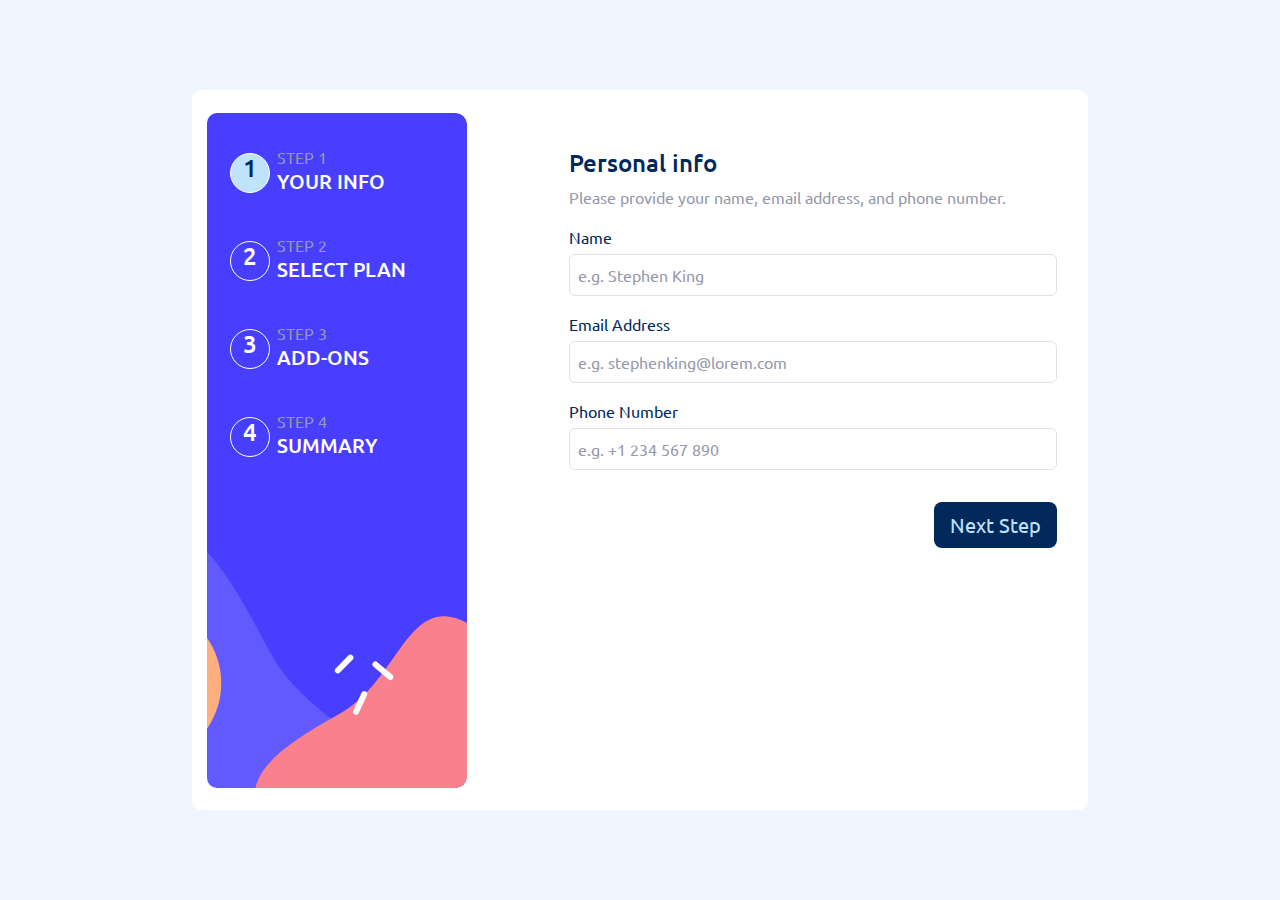
<file: index.html>
<!DOCTYPE html>
<html lang="en">
<head>
    <meta charset="UTF-8">
    <meta name="viewport" content="width=device-width, initial-scale=1.0">
    <title>Multiple-Step-Form</title>
    <link rel="stylesheet" href="https://cdn.jsdelivr.net/npm/bootstrap@5.3.2/dist/css/bootstrap.min.css">
    <link rel="stylesheet" href="./css/styles.css">
    <link rel="icon" type="image/png" sizes="32x32" href="./assets/images/favicon-32x32.png">
  
  <!-- Feel free to remove these styles or customise in your own stylesheet 👍 -->
  <style>
    .attribution { font-size: 11px; text-align: center; }
    .attribution a { color: hsl(228, 45%, 44%); }
  </style>

</head>
<body class="">
   <div class="main-container">
    <main class="">
        <div class="nav-btn d-md-flex justify-content-md-evenly align-items-md-center w-md-100">
            <div class="one"><h4>1</h4></div>
            <div class="desktop-only w-75 d-none d-md-block">
                <span>STEP 1</span>
                <h5>YOUR INFO</h5>
            </div>
        </div>

        <div class="nav-btn d-md-flex justify-content-md-evenly align-items-md-center w-md-100">
            <div class="two ms-3 ms-md-0" ><h4>2</h4></div>
            <div class="desktop-only d-none d-md-block w-75">
                <span>STEP 2</span>
                <h5>SELECT PLAN</h5>
            </div>
        </div>

        <div class="nav-btn d-md-flex justify-content-md-evenly align-items-md-center w-md-100">
            <div class="three mx-3 mx-md-0"><h4>3</h4></div>
            <div class="desktop-only d-none d-md-block w-75">
                <span>STEP 3</span>
                <h5>ADD-ONS</h5>
            </div>
        </div>

        <div class="nav-btn d-md-flex justify-content-md-evenly align-items-md-center w-md-100">
            <div class="four"><h4>4</h4></div>
            <div class="desktop-only d-none d-md-block w-75">
                <span>STEP 4</span>
                <h5>SUMMARY</h5>
            </div>
        </div>
        
        <!-- <div class="two ms-4"><h2>2</h2></div>
        <div class="three mx-4"><h2>3</h2></div>
        <div class="four"><h2>4</h2></div> -->
    </main>
   
    <section class="col-10 offset-1 offset-md-0 p-3">
        <div class="top  mb-3">
            <h4>Personal info</h4>
            <p>Please provide your name, email address, and phone number.</p>
        </div>
        
        <!-- offset means margin both sides -->
         <!-- form 1 -->
        
         <form action="form-control">
           
            <div class="col ">
                <div class="d-flex justify-content-between">
                    <label for="">Name</label>
                <span class="error" id="nameError"></span>
                </div>
                <input class="form-control p-2" type="text" placeholder="e.g. Stephen King" id="nameInput">
            </div>
            <div class="col my-2">
                <div class="d-flex justify-content-between">
                    <label for="">Email Address</label>
                <span class="error" id="emailError"></span>
                </div>
                <input class="form-control p-2" type="email" placeholder="e.g. stephenking@lorem.com" id="emailInput">
            </div>
            <div class="col">
                <div class="d-flex justify-content-between">
                    <label for="">Phone Number</label>
                <span class="error" id="telError"></span>
                </div>
                <input class="form-control p-2" type="tel" placeholder="e.g. +1 234 567 890" id="telInput">
            </div>
         </form>
         <div class="btn-container d-none d-md-flex justify-content-between">
            <div></div>
            <!-- <a class="btn btn-lg mb-3" href="./step2.html">Next Step</a> -->
            <a class="btn btn-lg mb-3" href="./step2.html" id="nextBtn">Next Step</a>
          </div>
        </section>
      </div>
      
    
      <div class="next-btn py-3 d-md-none d-flex justify-content-between">
        <div></div>
        <!-- <a class="btn btn-lg mb-3 d-none" href="./step2.html">Next Step</a> -->
        <a class="btn btn-lg mb-3" href="./step2.html" id="nextBtn2">Next Step</a>
      </div>

   
    <script src="./js -folder/index.js"></script>
</body>
</html>
</file>
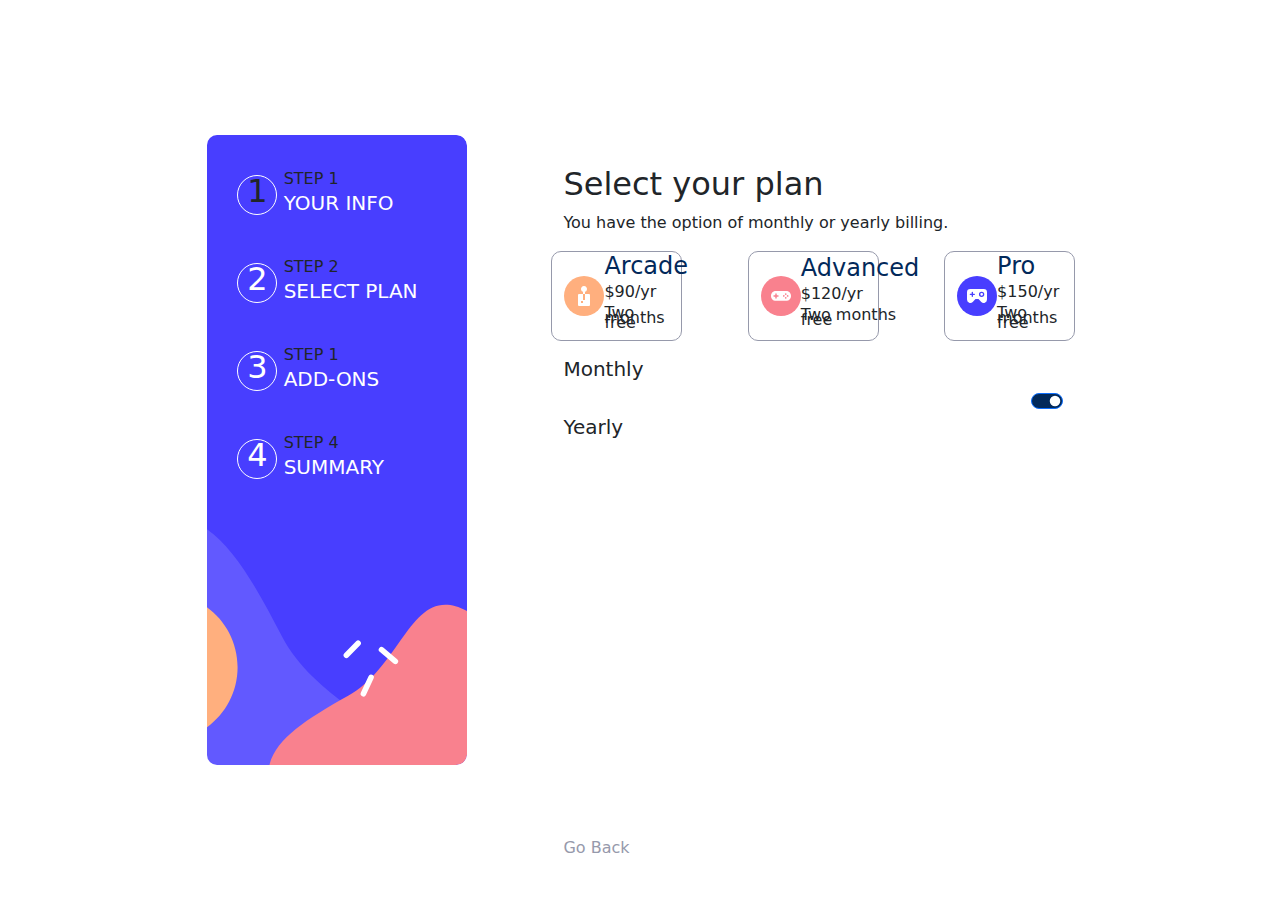
<file: step2.html>
<!DOCTYPE html>
<html lang="en">
  <head>
    <meta charset="UTF-8" />
    <meta name="viewport" content="width=device-width, initial-scale=1.0" />
    <!-- displays site properly based on user's device -->

    <link
      rel="icon"
      type="image/png"
      sizes="32x32"
      href="./assets/images/favicon-32x32.png"
    />

    <link rel="stylesheet" href="./css/step2.css" />

    <link
      rel="stylesheet"
      href="https://cdn.jsdelivr.net/npm/bootstrap@5.3.2/dist/css/bootstrap.min.css"
    />

    <title>Frontend Mentor | Multi-step form</title>

    <!-- Feel free to remove these styles or customise in your own stylesheet 👍 -->
    <style>
      .attribution {
        font-size: 11px;
        text-align: center;
      }
      .attribution a {
        color: hsl(228, 45%, 44%);
      }
    </style>
  </head>
  <body class="oook">
    <div class="main-container">
      <main class="">
        <div
          class="nav-btn w-md-100 d-md-flex justify-content-evenly align-items-center"
        >
          <div class="one">
            <h2>1</h2>
          </div>
          <div class="nav-content w-75 d-none d-md-block">
            <span>STEP 1</span>
            <h5>YOUR INFO</h5>
          </div>
        </div>
        <div
          class="nav-btn w-md-100 d-md-flex justify-content-evenly align-items-center"
        >
          <div class="two ms-4 ms-md-0">
            <h2>2</h2>
          </div>
          <div class="nav-content w-75 d-none d-md-block">
            <span>STEP 2</span>
            <h5>SELECT PLAN</h5>
          </div>
        </div>
        <div
          class="nav-btn w-md-100 d-md-flex justify-content-evenly align-items-center"
        >
          <div class="three mx-4 mx-md-0">
            <h2>3</h2>
          </div>
          <div class="nav-content w-75 d-none d-md-block">
            <span>STEP 1</span>
            <h5>ADD-ONS</h5>
          </div>
        </div>
        <div
          class="nav-btn w-md-100 d-md-flex justify-content-evenly align-items-center"
        >
          <div class="four">
            <h2>4</h2>
          </div>
          <div class="nav-content w-75 d-none d-md-block">
            <span>STEP 4</span>
            <h5>SUMMARY</h5>
          </div>
        </div>
      </main>

      <section class="col-10 offset-1 offset-md-0">
        <div class="top">
          <h2>Select your plan</h2>
          <p>You have the option of monthly or yearly billing.</p>
        </div>

        <!-- form 1 -->
        <div class="row gap-3 gap-md-3 justify-content-md-between">
          <div class="box col-12 col-md-3 " id="arcade-plan">
          <div class="box-icon">
            <img src="./assets/images/icon-arcade.svg" alt="">
         </div>
         <div class="box-content ms-4 ms-md-0">
            <h4>Arcade</h4>
            <p id="arcadePrice">$9/mo</p>
            <p class="" id="arcade"></p>
         </div>
          </div>
          <div class="box col-12 col-md-3" id="advance-plan">
              <div class="box-icon">
                <img src="./assets/images/icon-advanced.svg" alt="">
             </div>
             <div class="box-content ms-4 ms-md-0">
                <h4>Advanced</h4>
                <p id="advancePrice">$12/mo</p>
                <p class="" id="advance"></p>
             </div>
            </div>
          <div class="box col-12 col-md-3" id="pro-plan">
              <div class="box-icon">
                <img src="./assets/images/icon-pro.svg" alt="">
             </div>
             <div class="box-content ms-4 ms-md-0">
                <h4>Pro</h4>
                <p id="proPrice">$15/mo</p>
                <p class="" id="pro"></p>
             </div>
          </div>
          <div class="boxs col-12 justify-content-around">
            <h5>Monthly</h5>
            <div class="form-check form-switch form-check-reverse" >
                <input class="form-check-input" type="checkbox" role="switch" id="flexSwitchCheckChecked" checked>
                <label class="form-check-label" for="flexSwitchCheckChecked"></label>
              </div>
            <h5>Yearly</h5>
          </div>
        </div>
        <div class="next-btn py-3 py-md-3 d-flex justify-content-between">
          <a class="btns btn-lg"  id="goBack"  href="./index.html">Go Back</a>
          <a class=" btn btn-lg " href="./step3.html">Next step</a>
        </div>
      </section>
    </div>
    <script src="./js -folder/step2.js"></script>
  </body>
</html>
</file>
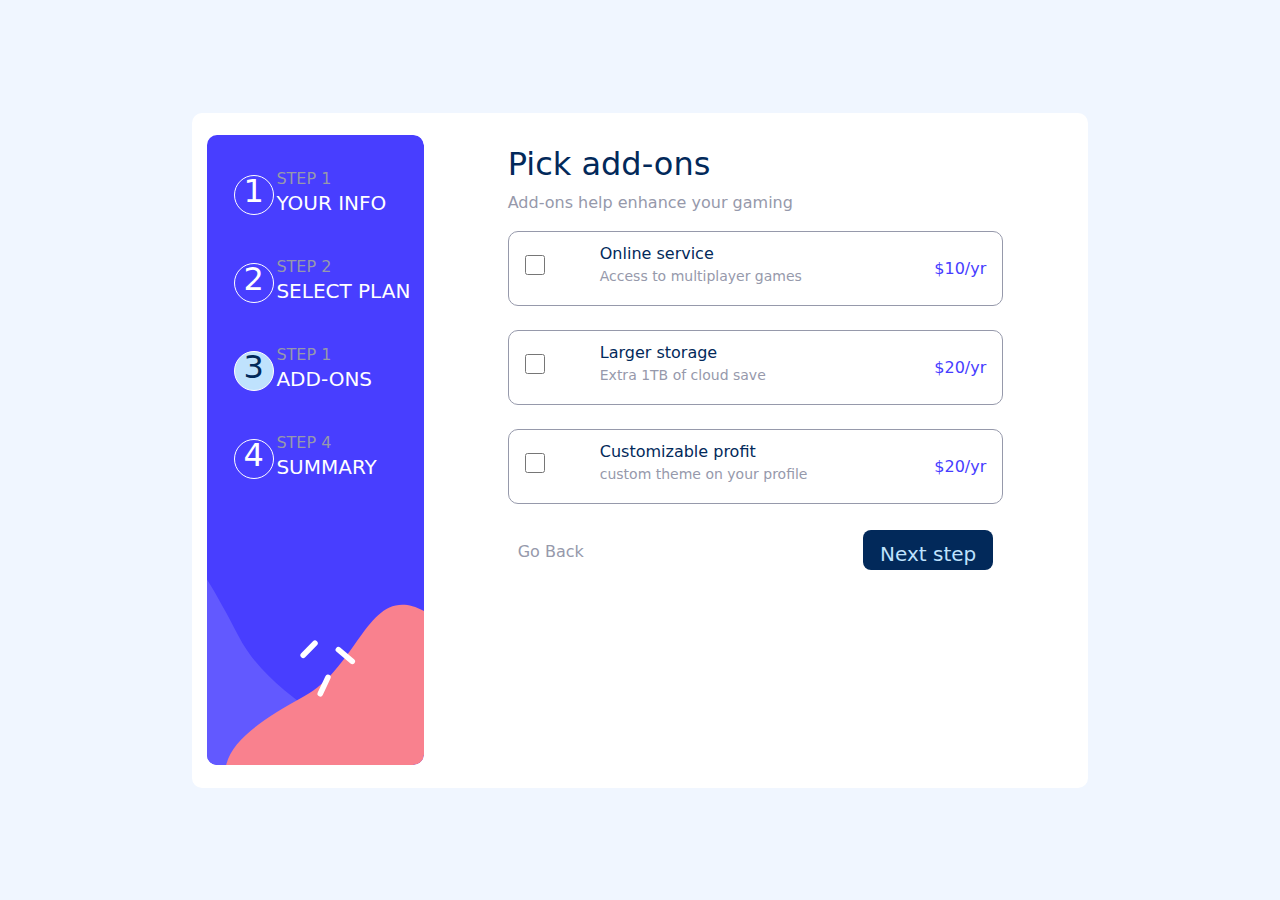
<file: step3.html>
<!DOCTYPE html>
<html lang="en">
<head>
    <meta charset="UTF-8">
    <meta name="viewport" content="width=device-width, initial-scale=1.0">
    <title>Step 3</title>

    <link rel="stylesheet" href="./css/step3.css">

    <link rel="stylesheet" href="https://cdn.jsdelivr.net/npm/bootstrap@5.3.2/dist/css/bootstrap.min.css">

  <!-- Feel free to remove these styles or customise in your own stylesheet 👍 -->
  <style>
    .attribution { font-size: 11px; text-align: center; }
    .attribution a { color: hsl(228, 45%, 44%); }
  </style>
</head>
<body class="oook">
  <div class="main-container">
    <main class="">
      <div class="nav-btn w-md-100 d-md-flex justify-content-evenly align-items-center">
        <div class="one">
          <h2>1</h2>
        </div>
        <div class="nav-content w-75 d-none d-md-block">
          <span>STEP 1</span>
          <h5>YOUR INFO</h5>
        </div>
      </div>
      <div class="nav-btn w-md-100 d-md-flex justify-content-evenly align-items-center">
         <div class="two ms-4 ms-md-0">
          <h2>2</h2></div>
        <div class="nav-content w-75 d-none d-md-block">
          <span>STEP 2</span>
          <h5>SELECT PLAN</h5>
        </div>
      </div>
      <div class="nav-btn w-md-100 d-md-flex justify-content-evenly align-items-center">
      <div class="three mx-4 mx-md-0">
        <h2>3</h2></div>
        <div class="nav-content w-75 d-none d-md-block">
          <span>STEP 1</span>
          <h5>ADD-ONS</h5>
        </div>
      </div>
      <div class="nav-btn w-md-100 d-md-flex justify-content-evenly align-items-center">
        <div class="four">
          <h2>4</h2></div>
        <div class="nav-content w-75 d-none d-md-block">
          <span>STEP 4</span>
          <h5>SUMMARY</h5>
        </div>
      </div>
    </main>

  <!-- form 1 -->

  <section class="container col-10 offset-1 ">
    
    <!-- form 1 -->
    <form action="">
      <div class="top">
        <h2>Pick add-ons</h2>
        <p>
          Add-ons help enhance your gaming
        </p>
      </div>
      <div class="rice">
<div class="sub">
  <div>
    <input type="checkbox" id="mycheckbox1" style="height: 20px; width: 20px;">
    <label for="mycheckbox"></label>
  </div>
          <div class="rices">
            <h6>Online service</h6>
            <p>Access to multiplayer games</p>
          </div>
</div>
        <span id="online"></span>
      </div>
      <div class="bean my-4">
<div class="sub">
  <div>
    <input type="checkbox" id="mycheckbox2" style="height: 20px; width: 20px;">
  <label for="mycheckbox"></label>
  </div>
  <div class="beans">
    <h6>Larger storage</h6>
    <p>Extra 1TB of cloud save</p>
  </div>
</div>
        <span id="storage"></span>
      </div>
      <div class="tea">
        <div class="sub">
          <div>
            <input type="checkbox" id="mycheckbox3" style="height: 20px; width: 20px;">
          <label for="mycheckbox"></label>
          </div>
          <div class="teas">
            <h6>Customizable profit</h6>
             <p>custom theme on  your profile</p>
          </div>
        </div>
        <span id="profile"></span>
      </div>
    </form>
    <div class="next-btn py-3 py-md-3 d-flex justify-content-between">
      <a class="btns btn-lg " href="./step2.html">Go Back</a>
      <a class=" btn btn-lg " href="./step4.html">Next step</a>
    </div>
  </section>
  <script src="./js -folder/step3.js"></script>
</body>


</html>
















 
    
</body>
</html>
</file>
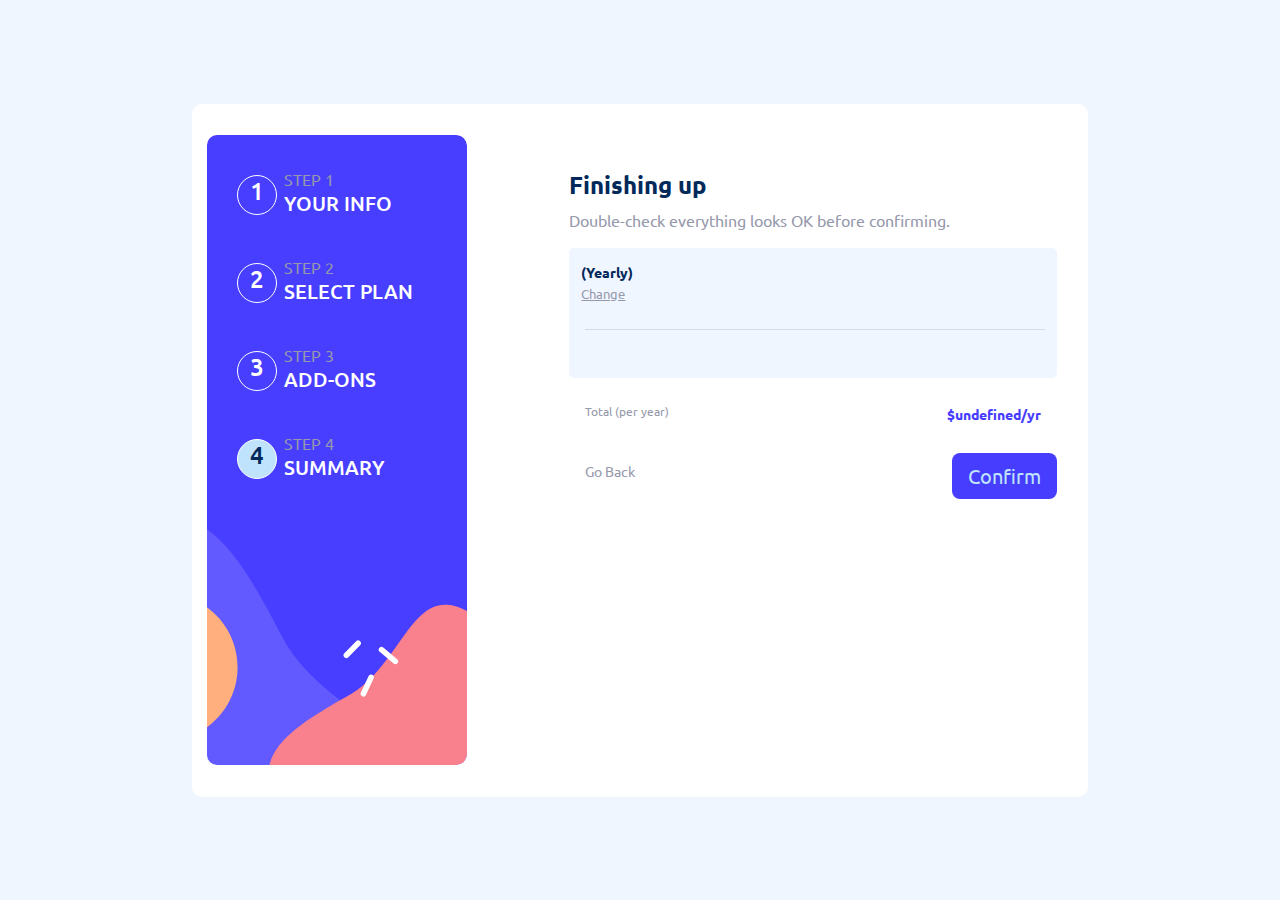
<file: step4.html>
<!DOCTYPE html>
<html lang="en">
<head>
    <meta charset="UTF-8">
    <meta name="viewport" content="width=device-width, initial-scale=1.0">
    <title>Step 4</title>
    <link rel="stylesheet" href="https://cdn.jsdelivr.net/npm/bootstrap@5.3.2/dist/css/bootstrap.min.css">
    <link rel="stylesheet" href="./css/step4.css">

     <!-- Feel free to remove these styles or customise in your own stylesheet 👍 -->
     <style>
        .attribution { font-size: 11px; text-align: center; }
        .attribution a { color: hsl(228, 45%, 44%); }
      </style>
</head>
<body>
    <div class="main-container">
        <main class="">
            <div class="nav-btn d-md-flex justify-content-md-evenly align-items-md-center w-md-100">
                <div class="one"><h4>1</h4></div>
                <div class="desktop-only w-75 d-none d-md-block">
                    <span>STEP 1</span>
                    <h5>YOUR INFO</h5>
                </div>
            </div>
    
            <div class="nav-btn d-md-flex justify-content-md-evenly align-items-md-center w-md-100">
                <div class="two ms-3 ms-md-0" ><h4>2</h4></div>
                <div class="desktop-only d-none d-md-block w-75">
                    <span>STEP 2</span>
                    <h5>SELECT PLAN</h5>
                </div>
            </div>
    
            <div class="nav-btn d-md-flex justify-content-md-evenly align-items-md-center w-md-100">
                <div class="three mx-3 mx-md-0"><h4>3</h4></div>
                <div class="desktop-only d-none d-md-block w-75">
                    <span>STEP 3</span>
                    <h5>ADD-ONS</h5>
                </div>
            </div>
    
            <div class="nav-btn d-md-flex justify-content-md-evenly align-items-md-center w-md-100">
                <div class="four"><h4>4</h4></div>
                <div class="desktop-only d-none d-md-block w-75">
                    <span>STEP 4</span>
                    <h5>SUMMARY</h5>
                </div>
            </div>
            
            <!-- <div class="two ms-4"><h2>2</h2></div>
            <div class="three mx-4"><h2>3</h2></div>
            <div class="four"><h2>4</h2></div> -->
        </main>
       
        <section class="main-section col-10 offset-1 offset-md-0 p-3">
            <!-- offset means margin both sides -->
             <!-- form 1 -->
            
             <div action="">
                <div class="top">
                    <h4>Finishing up</h4>
                    <p>Double-check everything looks OK before confirming.</p>
                </div>
                
            <div class="row gap-3  ">
                <div class="box1 col-12">
                    <div class="box-content ms-2 ms-md-0">
                       <div><h5><span id="plan"></span> <span id="change"></span></h5>
                        <span><a href="./step2.html" style="font-size: 0.8rem;">Change</a></span></div>
                        <div><h5 id="price"></h5></div>
                    </div>
                </div>
                <div class="line col-12"></div>
                <div class="box col-12" id="service">
                    <div class="box-content ms-2 ms-md-0" >
                            <p id="service1"></p>
                            <h5 id="online"></h5>
                    </div>
                </div>
                <div class="box col-12" id="larger" >
                        <div class="box-content ms-2 ms-md-0" >
                            <p id="larger1"></p>
                            <h5 id="storage"></h5>
                        </div>
                </div>
                <div class="box col-12" id="customize">
                        <div class="box-content ms-2 ms-md-0"  >
                            <p id="customize1"></p>
                            <h5 id="profile"></h5>
                        </div>
                </div>
            </div>
            <div class="lbox col-12 ms-0 me-4 p-3">
                
                <p>Total <span id="per"></span></p>
                <h5 id="total"></h5>
                
            </div>
             </div>
             <div class="btn-container d-none d-md-flex justify-content-between">
                <a class="btn btn-lg mb-3" href="./step3.html" style="font-size: 14px;">Go Back</a>
                <a class="btn btn-lg mb-3" href="./step5.html">Confirm</a>
              </div>
            </section>
          </div>
          
        
          <div class="next-btn container py-3 d-md-none d-flex justify-content-between">
            <a class="btn btn-lg mb-3 " href="./step3.html">Go Back</a>
            <a class="btn btn-lg mb-3" href="./step5.html">Confirm</a>
          </div>

          <script src="./js -folder/step4.js"></script>
</body>
</html>
</file>
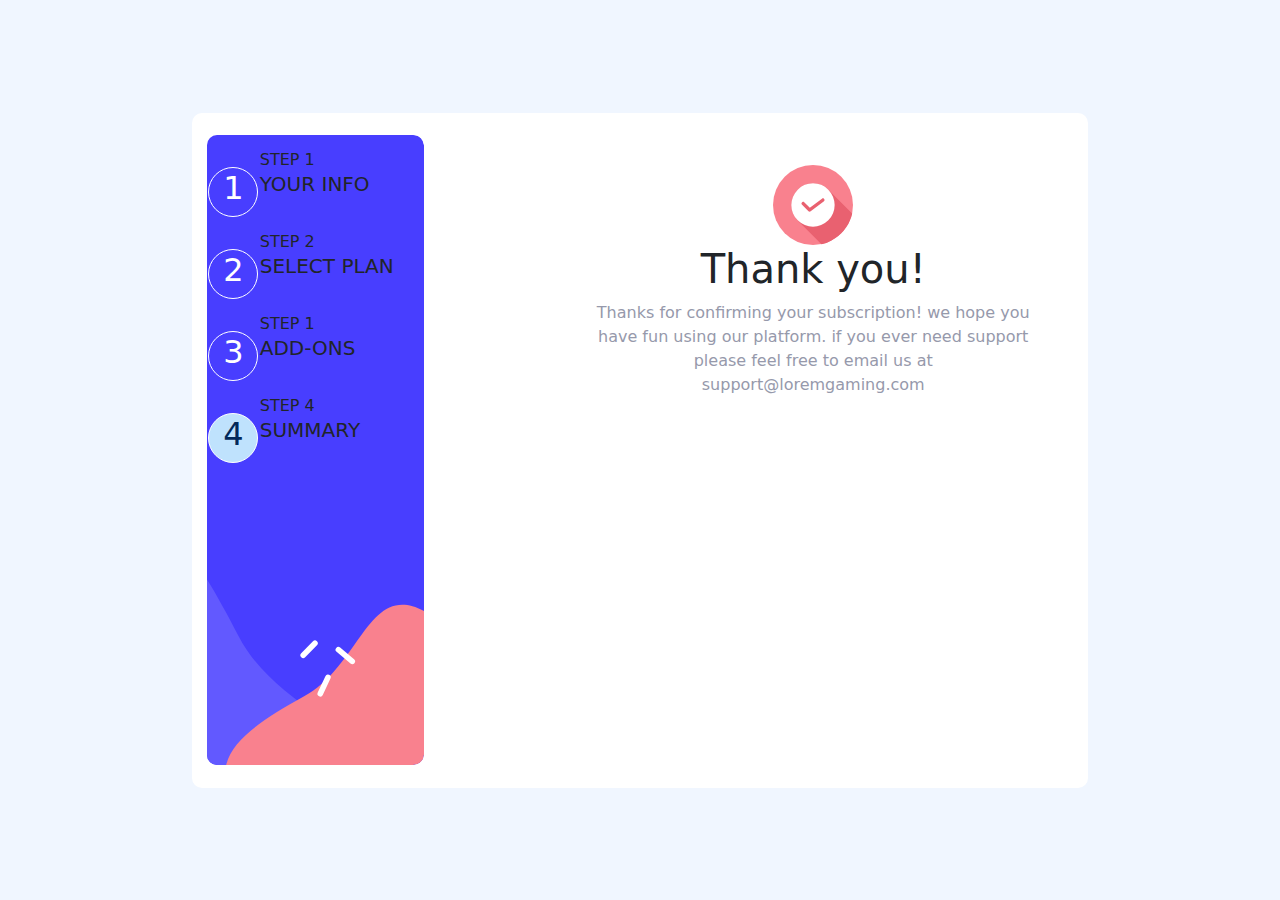
<file: step5.html>
<!DOCTYPE html>
<html lang="en">
<head>
    <meta charset="UTF-8">
    <meta name="viewport" content="width=device-width, initial-scale=1.0">
    <title>Step 5</title>

    <link rel="stylesheet" href="./css/step5.css">

    <link rel="stylesheet" href="https://cdn.jsdelivr.net/npm/bootstrap@5.3.2/dist/css/bootstrap.min.css">
</head>
<body class="oook">
    <div class="main-container">
      <main class="">
        <div class="nav-btn w-md-100 d-md-flex justify-content-evenly align-items-center">
          <div class="one">
            <h2>1</h2>
          </div>
          <div class="nav-content w-75 d-none d-md-block">
            <span>STEP 1</span>
            <h5>YOUR INFO</h5>
          </div>
        </div>
        <div class="nav-btn w-md-100 d-md-flex justify-content-evenly align-items-center">
           <div class="two ms-4 ms-md-0">
            <h2>2</h2></div>
          <div class="nav-content w-75 d-none d-md-block">
            <span>STEP 2</span>
            <h5>SELECT PLAN</h5>
          </div>
        </div>
        <div class="nav-btn w-md-100 d-md-flex justify-content-evenly align-items-center">
        <div class="three mx-4 mx-md-0">
          <h2>3</h2></div>
          <div class="nav-content w-75 d-none d-md-block">
            <span>STEP 1</span>
            <h5>ADD-ONS</h5>
          </div>
        </div>
        <div class="nav-btn w-md-100 d-md-flex justify-content-evenly align-items-center">
          <div class="four">
            <h2>4</h2></div>
          <div class="nav-content w-75 d-none d-md-block">
            <span>STEP 4</span>
            <h5>SUMMARY</h5>
          </div>
        </div>
      </main>
    
      <!-- form 1 -->
    
      <section class="col-10">
        <img src="./assets/images/icon-thank-you.svg" alt="">
        <div class="top">
            <h1>Thank you!</h1>
            <p>Thanks for confirming your subscription! we hope you have fun using our platform. if you ever need support please feel free to email us at support@loremgaming.com</p>
        </div>
      </section>
    
    </div>

</body>
</html>
</file>
<file: css/styles.css>
@import url('https://fonts.googleapis.com/css2?family=Ubuntu:wght@400;500;700&display=swap');

:root{
    --Marineblue:  hsl(213, 96%, 18%);
    --Purplishblue: hsl(243, 100%, 62%);
    --Pastelblue: hsl(228, 100%, 84%);
    --Lightblue: hsl(206, 94%, 87%);
    --Strawberryred: hsl(354, 84%, 57%);
    --Coolgray: hsl(231, 11%, 63%);
    --Lightgray: hsl(229, 24%, 87%);
    --Magnolia: hsl(217, 100%, 97%);
    --Alabaster: hsl(231, 100%, 99%);
    --White: hsl(0, 0%, 100%);
    --para: 16px;
    --family: "Ubuntu", "Sans-Serif";
    --fw-semi:400;
    --fw-bold:500;
    --fw-xbold:700;
}
body{
    /* max-width: 1440px;
    min-width: 375px; */
    font-family:var(--family);
    background-color: var(--Magnolia);
    /* height: 70vh; */
}
main{
    background-image: url(../assets/images/bg-sidebar-mobile.svg);
    background-size: cover;
    display: flex;
    justify-content: center;
    height: 30vh;
    position: relative;
}
/* parent takes position relative while what u want to shift takes position absolute */
/* main div{
    width: 50px;
    height: 50px;
    padding: 10px;
    border-radius: 50%;
    margin-top: 2rem;
    border:1px solid var(--White);
} */
.one,
.two,
.three,
.four{
    display: flex;
    justify-content: center;
    align-items: center;
    color: var(--White);
    width: 50px;
    height: 50px;
    padding: 10px;
    border-radius: 50%;
    margin-top: 2rem;
    border:1px solid var(--White);
}
.one{
    background-color: var(--Lightblue);
    color: var(--Marineblue);
}
/* main div:not(.one):hover{
    background-color: var(--Lightblue);
    color: var(--Marineblue);
} */
.nav-btn :nth-child(1):hover{
    background-color:var(--Lightblue) ;
    color: var(--Marineblue);
}
section{
    position: absolute;
    top: 17.5%;
    width: 200px;
    background-color: var(--White);
    padding: 10px;
    border-radius: 10px;
}
.form-control{
    margin-top: 0.3rem;
    margin-bottom: 1rem;
}
.form-control:focus{
    box-shadow:none;
    border: 1px solid var(--Purplishblue);
    outline: none;
}
.top h4, label{
    color: var(--Marineblue);
}
p{
    color: var(--Coolgray);
}
::placeholder{
    color: var(--Coolgray) !important; 
}
.input-error{
    border: 2px solid var(--Strawberryred);
}
.error{
    color: var(--Strawberryred);
    font-size: 12px;
}
.next-btn{
    position: absolute;
    bottom: 0;
    background-color: var(--White);
    width: 100%;
    padding-right: 2rem;
   
}
.next-btn .btn{
    position: relative;
    background-color: var(--Marineblue);
    color: var(--Lightblue);
}
.btn-container{
    margin-top: 2rem;
  }
  .btn-container a{
    background-color: var(--Marineblue);
    color: var(--Lightblue);
    border: none;
    text-decoration: none;
  }

/* media query */
@media(min-width) and (max-width:900px){
    section{
        margin-top: 2rem;
    }
}
@media (min-width: 900px){                                                                                                                  
    body{
        width: 100%;
        display: flex;
        height: 100vh;
        justify-content: center;
        align-items: center;
    }
     .main-container{
        display: flex;
        height: 80vh;
        justify-content: space-between;
        align-items: center;
        width: 70%;
        background-color: var(--White);
        padding: 15px;
        border-radius: 10px;
     }
     main{
        width: 30% !important;
        height: 75vh;
        flex-direction: column;
        background-image: url(../assets/images/bg-sidebar-desktop.svg);
        background-repeat: no-repeat;
        background-size: cover;
        background-position: 100%;
        justify-content: flex-start;
        border-radius: 10px;
     }
     main, section{
        position: static;
        background-color: var(--White);
     }
     section{
        width: 60% !important;
        height: 75vh;
        margin-top: 2.5rem;
     }
     .nav-btn{
        margin-top: 2rem;
        margin-left: 1rem;
     }

     .nav-btn :nth-child(1){
        margin-top: 0;
        
     }
     .one,
     .two,
     .three,
     .four{
        width: 40px;
        height: 40px;
        display: flex;
        justify-content: center;
        align-items: center;
     }
     .desktop-only span{
        color: var(--Coolgray);
     }
     .desktop-only h5{
        color: var(--White);
     }
     .next-btn{
        background: none;
        margin-bottom: 4.5rem;
        display: flex;
        padding-left: 30rem;
     }
    
    }
</file>
<file: css/step2.css>
@import url('https://fonts.googleapis.com/css2?family=Ubuntu:wght@400;500;700&display=swap');

*:root {
    --Marine: hsl(213, 96%, 18%);
    --Purplish: hsl(243, 100%, 62%);
    --Pastel: hsl(228, 100%, 84%);
    --Light: hsl(206, 94%, 87%);
    --Strawberry: hsl(354, 84%, 57%);
    --Cool: hsl(231, 11%, 63%);
    --Light: hsl(229, 24%, 87%);
    --Magnolia: hsl(217, 100%, 97%);
     --Alabaster: hsl(231, 100%, 99%);
    --White: hsl(0, 0%, 100%);
    --paragragh: 16px;
    --family: "ubuntu" sans-serif;
    --fw-semi: 400;
    --fw-bold: 500;
    --fw-xbold: 700;
}

a, button, a:active, a:focus {
    border: none;
    list-style: none;
    text-decoration: none;
    box-shadow: none;
}


body {
  background-color: var(--Magnolia);
  font-family: var(--family);

}

main {
  background-image: url("../assets/images/bg-sidebar-mobile.svg");
  background-size: cover;
  display: flex;
  justify-content: center;
  height: 30vh;
  position: relative;
}

.one,
.two,
.three,
.four {
  display: flex;
  justify-content: center;
  align-items: center;
  color: var(--White);
  width: 50px;
  height: 50px;
  padding: 10px;
  border-radius: 50%;
  margin-top: 2rem;
  border: 1px solid var(--White);
}
.one {
  background-color: var(--Lightblue);
  color: var(--Marineblue);
}

.nav-btn :nth-child(1):hover {
  background-color: var(--Lightblue);
  color: var(--Marineblue);
}

section {
  width: 200px;
  position: absolute;
  top: 20%;
  background-color: var(--Alabaster);
  padding: 10px;
  border-radius: 10px;
}

.top h4,
label {
  color: var(--Marineblue);
}
p {
  color: var(--Coolgray);
}
::placeholder {
  color: var(--Coolgray) !important;
}
.next-btn {
  width: 100%;
  position: absolute;
  bottom: 0;
  background-color: var(--White);
}
.next-btn .btn {
  position: relative;
  background-color: var(--Marine);
  color: var(--White);
}
.next-btn :nth-child(1){
    background-color: var(--White);
    color: var(--Cool);
    text-decoration: none;
}

.btn-container{
  margin-top: 2rem;
}
.btn-container a{
  background-color: var(--Marine) !important;
  color: var(--Lightblue);
  border: none;
  text-decoration: none;
}
.btn-container a:hover{
  background-color: var(--Marineblue);
  color: var(--Lightblue);
  opacity: .9;
}

.box {
    height: 10vh;
    display: flex;
    align-items: center;
    border: 1px solid var(--Cool);
    border-radius: 10px;
}

.box :hover {
    border: 1px solid var(--Purplish);
}

.box-content h4 {
    color: var(--Marine);
}

.box-content p {
color: var(--cool);
}

.box-content {
    line-height: 5px;
}

.row :nth-child(4) {
  height: 8vh;
  background-color: var(light);
  justify-content: space-evenly;
  border: none;
}

.form-check-input {
  background-color: var(--Marine) !important;
}

.form-check-input, .form-input {
  box-shadow: none;
  border: none;
}

.top h4 {
  color: var(--Marine);
}

p {
  color: var(--cool);
}


/* madia query */

@media (min-width: 768px) and (max-width: 900px){
  section{
    margin-top: 2rem;
  }
} 

@media (min-width: 900px) {
  body {
    width: 100%;
    display: flex;
    justify-content: center;
    align-items: center;
    height: 100vh;
  }
  .main-container {
    width: 70%;
    display: flex;
    justify-content: space-between;
    align-items: center;
    height: 75vh;
    background-color: var(--White);
    padding: 15px;
    border-radius: 10px;
  }
  main {
    width: 30% !important;
    height: 70vh;
    flex-direction: column;
    justify-content: flex-start;
    background-image: url("../assets/images/bg-sidebar-desktop.svg");
    background-size: cover;
    background-position: 100%;
    border-radius: 10px;
  }
  section {
    width: 60% !important;
    height: 70vh;
    margin-top: 2.5rem;
  }
  main,
  section {
    position: static;
    background-color: var(--White);
  }

  .nav-btn :nth-child(1) {
    margin-top: 0;
  }

  .one,
  .two,
  .three,
  .four {
    width: 40px;
    height: 40px;
    display: flex;
    justify-content: center;
    align-items: center;
  }
  .nav-btn {
    margin-top: 2rem;
     margin-left: 1.5rem;
  }

  .nav-content span {
    color: var(--Coolgray);
  }
  .nav-content h5 {
    color: var(--White);
  }

  .btn-container a {
    background-color: var(--Marine);
    color: var(--White);
  }
}
</file>
<file: css/step3.css>
@import url('https://fonts.googleapis.com/css2?family=Ubuntu:wght@400;700&display=swap');

:root{
     --Marineblue: hsl(213, 96%, 18%);
    --Purplishblue: hsl(243, 100%, 62%);
    --Pastelblue: hsl(228, 100%, 84%);
    --Lightblue: hsl(206, 94%, 87%);
    --Strawberryred: hsl(354, 84%, 57%);
    --Coolgray: hsl(231, 11%, 63%);
    --Lightgray: hsl(229, 24%, 87%);
    --Magnolia: hsl(217, 100%, 97%);
    --Alabaster: hsl(231, 100%, 99%);
    --White: hsl(0, 0%, 100%);
    --para: 16px;
    --family: "ubuntu", "sans-serif";
    --fw-semi: 400;
    --fw-bold: 500;
    --fw-xbold: 700;
}


main{
    background-image: url(../assets/images/bg-sidebar-mobile.svg);
    display: flex;
    height: 30vh;
    background-size: cover;
    justify-content: center;
    position: relative;


}

.oook{
    background-color: var(--Magnolia);
}

.one,
.two,
.three,
.four{
    display: flex;
    justify-content: center;
    align-items: center;
    color: var(--White);
    width: 50px;
    height: 50px;
    padding: 10px;
    border-radius: 50%;
    margin-top: 2rem;
    border: 1px solid var(--White);
    
}

.nav-btn :nth-child(1):hover{
    background-color: var(--Lightblue);
    color: var(--Marineblue);
}
section{
    position: absolute;
    top: 20%;
    width: 200px;
    background-color: var(--White);
    padding: 10px;
    border-radius: 10px;
}
.form-control:focus{
    box-shadow:none !important; 
    border: 1px solid var(--Marineblue);
    outline: none !important;
}

.top h2 , label{
    color: var(--Marineblue);
}
p{

    color: var(--Coolgray);
}
input::placeholder{
    color: var(--Coolgray) !important;
}
.next-btn{
    width: 100%;
    bottom: 0%;
    background-color: var(--White);
    padding: 10px;
}
.next-btn .btn{
    background-color: var(--Marineblue);
    color: var(--Lightblue);
    height: 40px;
    text-align: center;
    margin-top: 10px;
    
}
.next-btn .btns{
    text-decoration: none;
    color: var(--Coolgray);
    margin-top: 20px;
}
.rice{
    display: flex;
    border: 1px solid var(--Coolgray);
    border-radius: 10px;
    justify-content: space-between;
    align-items: center;
    height: 80px;
    padding: 0 16px;
}
.rices{
    line-height: 2px;
    display: flex;
    flex-direction: column;
    gap: 4px;
}


.rices h6, .beans h6, .teas h6 {
color: var(--Marineblue);
}

.rices p, .beans p, .teas p {
    font-weight: var(--fw-bold);
    font-size: 14px;
}

.bean{
    display: flex;
    border: 1px solid var(--Coolgray);
    border-radius: 10px;
    justify-content: space-between;
    align-items: center;
    height: 80px;
    padding: 0 16px;
}
.beans{
    line-height: 2px;
    display: flex;
    flex-direction: column;
    gap: 4px;
}
.tea{
    display: flex;
    border: 1px solid var(--Coolgray);
    border-radius: 10px;
    justify-content: space-between;
    align-items: center;
    height: 80px;
    padding: 0 16px;
}
.teas{
    line-height: 2px;
    display: flex;
    flex-direction: column;
    gap: 4px;
}

span {
    color: var(--Purplishblue);
}

.sub {
    display: flex;
    align-items: center;
    gap: 50px;

}

/* media query*/

@media(min-width:768px) and (max-width:900px){
    section{
        margin-top: 2rem;
    }
}

@media(min-width: 900px){
    body{
        display: flex;
        width: 100%;
        justify-content: space-around;
        align-items: center;
        height: 100vh;
    }
    .main-container{
        display: flex;
        background-color: var(--White);
        justify-content: space-between;
        align-items: center;
        width: 70%;
        height: 75vh;
        border-radius: 10px;
        padding: 15px;
    }
    main{
        height: 70vh;
        flex-direction: column;
        width: 25% !important;
        background-image: url(../assets/images/bg-sidebar-desktop.svg);
        background-size: cover;
        background-position: 100%;
        justify-content: flex-start;
        border-radius: 10px;
    }
    section{
        width: 60% !important;
        height: 70vh;
    }
    main, section{
        position: static;
    }
    .rice, .bean, .tea{
        height: 75px;
    }
    .rices, .beans, .teas{
        font-size: 18px;
    }
}  
.one,
.two,
.three,
.four{
    margin-top: 0%;
    width: 40px;
    height: 40px;
    text-align: center;
    align-items: center;
    justify-content: center;
}

.three{
    color: var(--Marineblue);
    background-color: var(--Lightblue);
}

.nav-content span{
    color: var(--Coolgray);
}
.nav-content h5{
    color: var(--White);
}
.nav-btn{
    margin-top: 2rem;
    margin-left: 1.5rem;
}
.n-btn{
    display: flex;
    justify-content:flex-end;
    padding-top: 12rem;
}
</file>
<file: css/step4.css>
@import url('https://fonts.googleapis.com/css2?family=Ubuntu:wght@400;500;700&display=swap');

:root{
    --Marineblue:  hsl(213, 96%, 18%);
    --Purplishblue: hsl(243, 100%, 62%);
    --Pastelblue: hsl(228, 100%, 84%);
    --Lightblue: hsl(206, 94%, 87%);
    --Strawberryred: hsl(354, 84%, 57%);
    --Coolgray: hsl(231, 11%, 63%);
    --Lightgray: hsl(229, 24%, 87%);
    --Magnolia: hsl(217, 100%, 97%);
    --Alabaster: hsl(231, 100%, 99%);
    --White: hsl(0, 0%, 100%);
    --para: 16px;
    --family:"Ubuntu", "Sans-Serif";
    --fw-semi:400;
    --fw-bold:500;
    --fw-xbold:700;
}
a, button, li, a:active, a:focus{
    border: none;
    list-style: none;
    text-decoration: none;
    box-shadow: none;
}
body {
    background-color: var(--Magnolia);
    font-family: var(--family);
    max-width: 1440px;
    min-width: 375px;
  
  }
  
  main {
    background-image: url("../assets/images/bg-sidebar-mobile.svg");
    background-size: cover;
    display: flex;
    justify-content: center;
    height: 30vh;
    position: relative;
  }
  
  .one,
  .two,
  .three,
  .four {
    display: flex;
    justify-content: center;
    align-items: center;
    color: var(--White);
    width: 50px;
    height: 50px;
    padding: 10px;
    border-radius: 50%;
    margin-top: 2rem;
    border: 1px solid var(--White);
  }
  .four{
    background-color: var(--Lightblue);
    color: var(--Marineblue);
  }
  
  
  section {
    width: 200px;
    position: absolute;
    top: 17.5%;
    background-color: var(--Alabaster);
    padding: 10px;
    border-radius: 10px;
  }
  .row{
    background-color: var(--Magnolia);
    border-radius: 5px;
    margin: 0.5rem 0 0.5rem;
   
    
  }
  .box1{
    padding-bottom: 1rem;
    padding-top: 1rem;
    line-height: 6px;
  }
  .box1 h5{
    color: var(--Marineblue);
    font-weight: var(--fw-xbold);
    font-size: 14px;
  }
  .box1 a{
    text-decoration: underline;
    font-size: 10px;
    color: var(--Coolgray) !important;
  }
  .line{
    height: 1px;
    width: 260px;
    background-color: var(--Lightgray);
    align-items: center;
    justify-content: center;
    margin-left: 1rem;
  }
  .box p{
color: var(--Coolgray);
font-weight: var(--fw-semi);
font-size: 10px;
  }
  .box h5{
color: navy;
font-weight: var(--fw-bold);
font-size: 12px;
  }
  
  .box-content{
    display: flex;
    justify-content: space-between;
    align-items: center;
  }
  .lbox{
    display: flex;
    justify-content: space-between;
    align-items: center;
    padding-top: 15px;
  }
  .lbox p{
    color: var(--Coolgray);
font-weight: var(--fw-semi);
font-size: 12px;
  }
  .lbox h5{
    color: var(--Purplishblue);
font-weight: var(--fw-xbold);
font-size: 14px;
  }
  .top h4 {
    color: var(--Marineblue);
    font-weight: var(--fw-xbold);
  }
  .top{
    color: var(--Coolgray);
  }
  .next-btn {
    width: 100%;
    position: absolute;
    bottom: 0;
    background-color: var(--White);
  }
  .next-btn .btn {
    position: relative;
    background-color: var(--Purplishblue);
    color: var(--Lightblue);
  }
  .next-btn :nth-child(1){
    background-color: transparent;
    color: var(--Coolgray);
  }
  .btn-container :nth-child(1){
    background-color: transparent;
    color: var(--Coolgray);
    background: none;
  }
  
  .btn-container{
    margin-top: 0.1rem;
  }
  .btn-container a{
    background-color: var(--Purplishblue);
    color: var(--Lightblue);
    border: none;
    text-decoration: none;
  }
  .btn-container a:hover{
    background-color: var(--Marineblue);
    color: var(--Lightblue);
    opacity: .9;
  }
  a{
    text-decoration: none;
    color: var(--Coolgray);
  }

   /* madia query */
  
   @media (min-width: 768px) and (max-width: 900px){
    section{
      margin-top: 2rem;
    }
  } 
  
  @media (min-width: 900px) {
    body {
      width: 100%;
      display: flex;
      justify-content: center;
      align-items: center;
      height: 100vh;
    }
    .main-container {
      width: 70%;
      display: flex;
      justify-content: space-between;
      align-items: center;
      height: 77vh;
      background-color: var(--White);
      padding: 15px;
      border-radius: 10px;
    }
    main {
      width: 30% !important;
      height: 70vh;
      flex-direction: column;
      justify-content: flex-start;
      background-image: url("../assets/images/bg-sidebar-desktop.svg");
      background-size: cover;
      background-position: 100%;
      border-radius: 10px;
    }
    section {
      width: 60% !important;
      height: 70vh;
      margin-top: 2.5rem;
    }
    main,
    section {
      position: static;
      background-color: var(--White);
    }
  
    .nav-btn :nth-child(1) {
      margin-top: 0;
    }
  
    .one,
    .two,
    .three,
    .four {
      width: 40px;
      height: 40px;
      display: flex;
      justify-content: center;
      align-items: center;
    }
    .nav-btn {
      margin-top: 2rem;
       margin-left: 1.5rem;
    }
  
    .desktop-only span {
      color: var(--Coolgray);
    }
    .desktop-only h5 {
      color: var(--White);
    }
    .row{
        line-height: 1px;
    }
    .line{
      width: 460px;
    }
  }
</file>
<file: css/step5.css>
@import url('https://fonts.googleapis.com/css2?family=Ubuntu:wght@400;700&display=swap');

:root{
     --Marineblue: hsl(213, 96%, 18%);
    --Purplishblue: hsl(243, 100%, 62%);
    --Pastelblue: hsl(228, 100%, 84%);
    --Lightblue: hsl(206, 94%, 87%);
    --Strawberryred: hsl(354, 84%, 57%);
    --Coolgray: hsl(231, 11%, 63%);
    --Lightgray: hsl(229, 24%, 87%);
    --Magnolia: hsl(217, 100%, 97%);
    --Alabaster: hsl(231, 100%, 99%);
    --White: hsl(0, 0%, 100%);
    --para: 16px;
    --family: "ubuntu", "sans-serif";
    --fw-semi: 400;
    --fw-bold: 500;
    --fw-xbold: 700;
}


main{
    background-image: url(../assets/images/bg-sidebar-mobile.svg);
    display: flex;
    height: 30vh;
    background-size: cover;
    justify-content: center;
    position: relative;


}
.oook{
    background-color: var(--Magnolia);
}

.one,
.two,
.three,
.four{
    display: flex;
    justify-content: center;
    align-items: center;
    color: var(--White);
    width: 50px;
    height: 50px;
    padding: 10px;
    border-radius: 50%;
    margin-top: 2rem;
    border: 1px solid var(--White);
    
}
.four{
    color: var(--Marineblue);
    background-color: var(--Lightblue);
}

section{
    width: 200px;
    background-color: var(--White);
    border-radius: 10px;
    padding: 30px;
    text-align: center;
    }
section, .p{
    color: var();
}
section, img{
    justify-content: center;
    align-items: center;
}
h2{
    color: var(--Marineblue);
}
p{
    color: var(--Coolgray);
}
.container{
    background-color: var(--Lightgray);
    border-radius: 8px;
    padding: 10px;
}
.top{
    justify-content: center;
    align-items: center;
}

/* media query*/

@media(min-width:768px) and (max-width:900px){
    section{
        margin-top: 2rem;
    }
}

@media(min-width: 900px){
    body{
        display: flex;
        width: 100%;
        justify-content: space-around;
        align-items: center;
        height: 100vh;
    }
    .main-container{
        display: flex;
        background-color: var(--White);
        justify-content: space-between;
        align-items: center;
        width: 70%;
        height: 75vh;
        border-radius: 10px;
        padding: 15px;
    }
    main{
        height: 70vh;
        flex-direction: column;
        width: 25% !important;
        background-image: url(../assets/images/bg-sidebar-desktop.svg);
        background-size: cover;
        background-position: 100%;
        justify-content: flex-start;
        border-radius: 10px;
    }
    section{
        width: 60% !important;
        height: 70vh;
        justify-content: center;
        align-self: center;
    }
}
</file>
